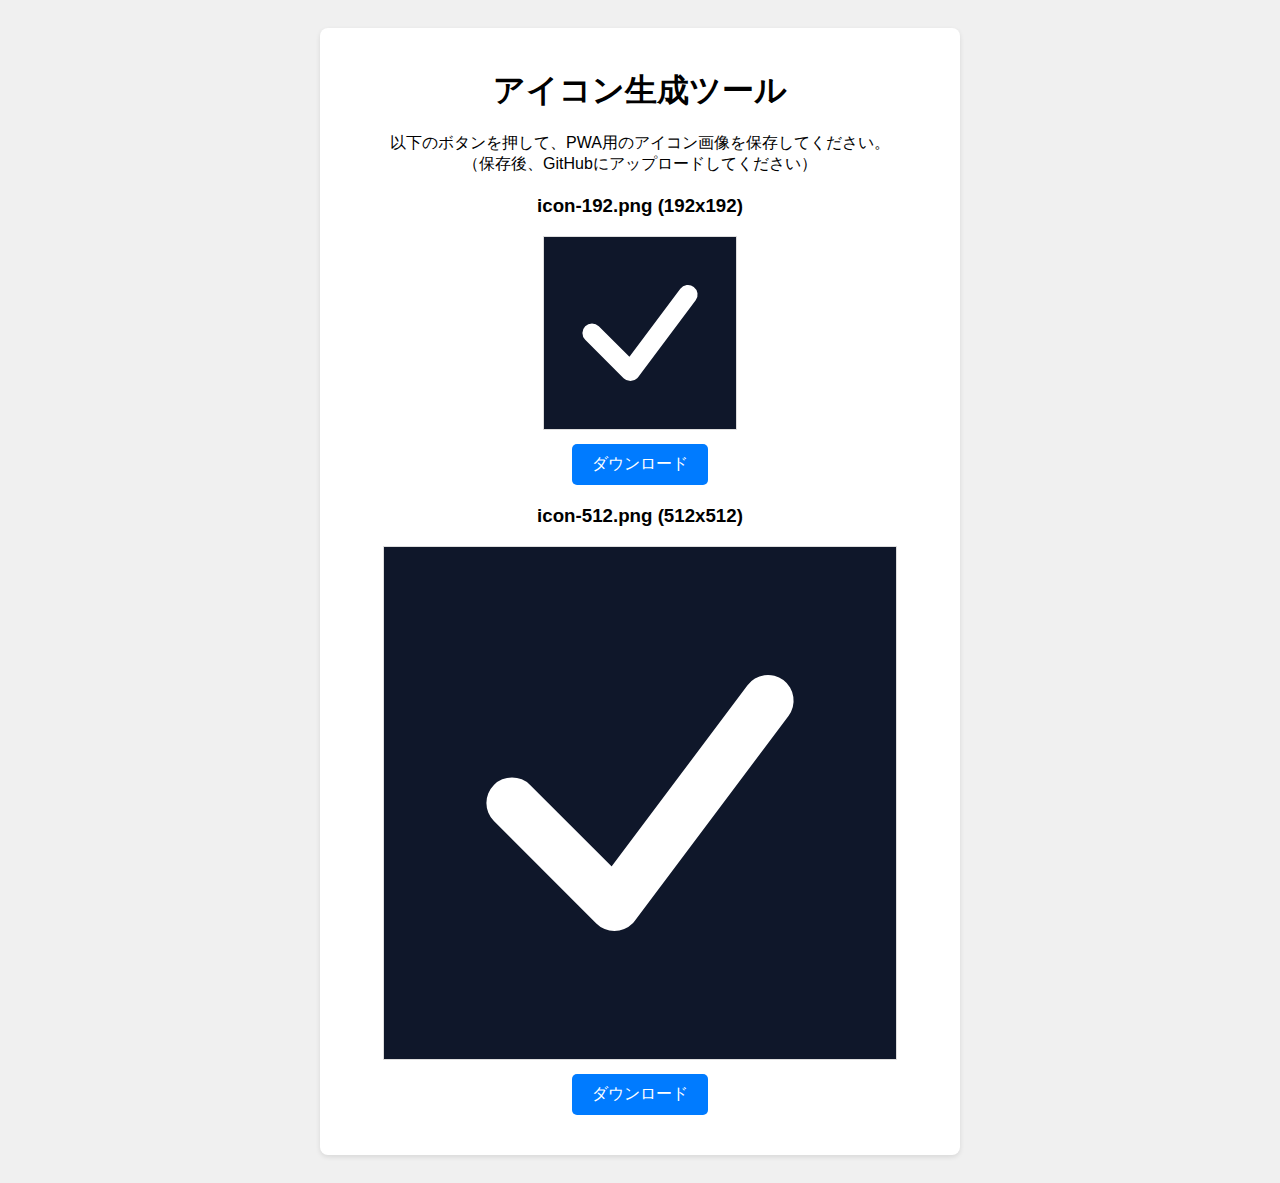
<file: generate_icons.html>
<!DOCTYPE html>
<html lang="ja">

<head>
    <meta charset="UTF-8">
    <meta name="viewport" content="width=device-width, initial-scale=1.0">
    <title>Clear Maker アイコン生成</title>
    <style>
        body {
            font-family: sans-serif;
            text-align: center;
            padding: 20px;
            background: #f0f0f0;
        }

        .container {
            max-width: 600px;
            margin: 0 auto;
            background: white;
            padding: 20px;
            border-radius: 8px;
            box-shadow: 0 2px 5px rgba(0, 0, 0, 0.1);
        }

        h1 {
            margin-bottom: 20px;
        }

        .icon-preview {
            margin: 20px;
        }

        canvas {
            border: 1px solid #ddd;
            margin-bottom: 10px;
        }

        button {
            padding: 10px 20px;
            font-size: 16px;
            cursor: pointer;
            background: #007bff;
            color: white;
            border: none;
            border-radius: 5px;
        }

        button:hover {
            background: #0056b3;
        }
    </style>
</head>

<body>
    <div class="container">
        <h1>アイコン生成ツール</h1>
        <p>以下のボタンを押して、PWA用のアイコン画像を保存してください。<br>（保存後、GitHubにアップロードしてください）</p>

        <div class="icon-preview">
            <h3>icon-192.png (192x192)</h3>
            <canvas id="canvas192" width="192" height="192"></canvas>
            <br>
            <button onclick="downloadIcon(192)">ダウンロード</button>
        </div>

        <div class="icon-preview">
            <h3>icon-512.png (512x512)</h3>
            <canvas id="canvas512" width="512" height="512"></canvas>
            <br>
            <button onclick="downloadIcon(512)">ダウンロード</button>
        </div>
    </div>

    <script>
        function drawIcon(size, canvasId) {
            const canvas = document.getElementById(canvasId);
            const ctx = canvas.getContext('2d');

            // Background
            ctx.fillStyle = '#0f172a'; // Dark blue theme color
            ctx.fillRect(0, 0, size, size);

            // Checkmark
            ctx.strokeStyle = '#ffffff';
            ctx.lineWidth = size * 0.1;
            ctx.lineCap = 'round';
            ctx.lineJoin = 'round';

            ctx.beginPath();
            ctx.moveTo(size * 0.25, size * 0.5);
            ctx.lineTo(size * 0.45, size * 0.7);
            ctx.lineTo(size * 0.75, size * 0.3);
            ctx.stroke();
        }

        function downloadIcon(size) {
            const canvas = document.getElementById('canvas' + size);
            const link = document.createElement('a');
            link.download = `icon-${size}.png`;
            link.href = canvas.toDataURL('image/png');
            link.click();
        }

        // Initialize
        drawIcon(192, 'canvas192');
        drawIcon(512, 'canvas512');
    </script>
</body>

</html>
</file>
